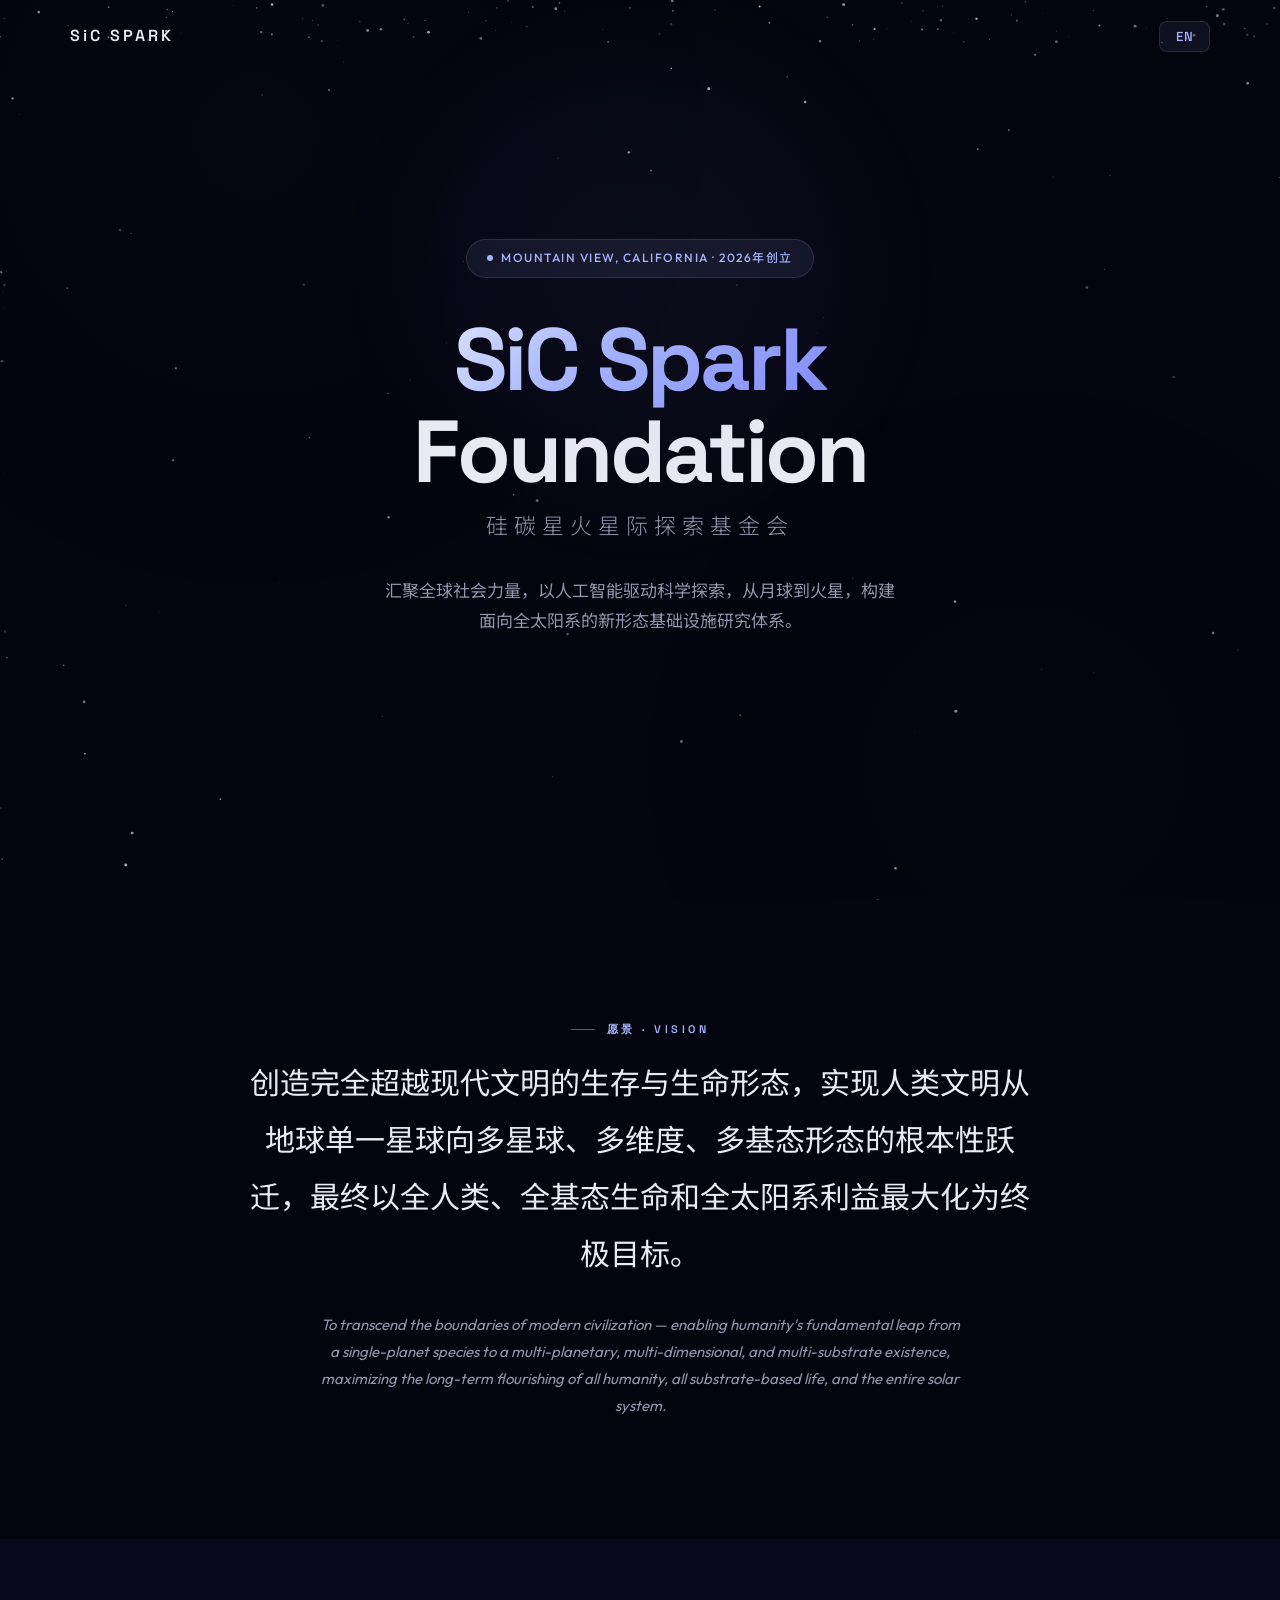
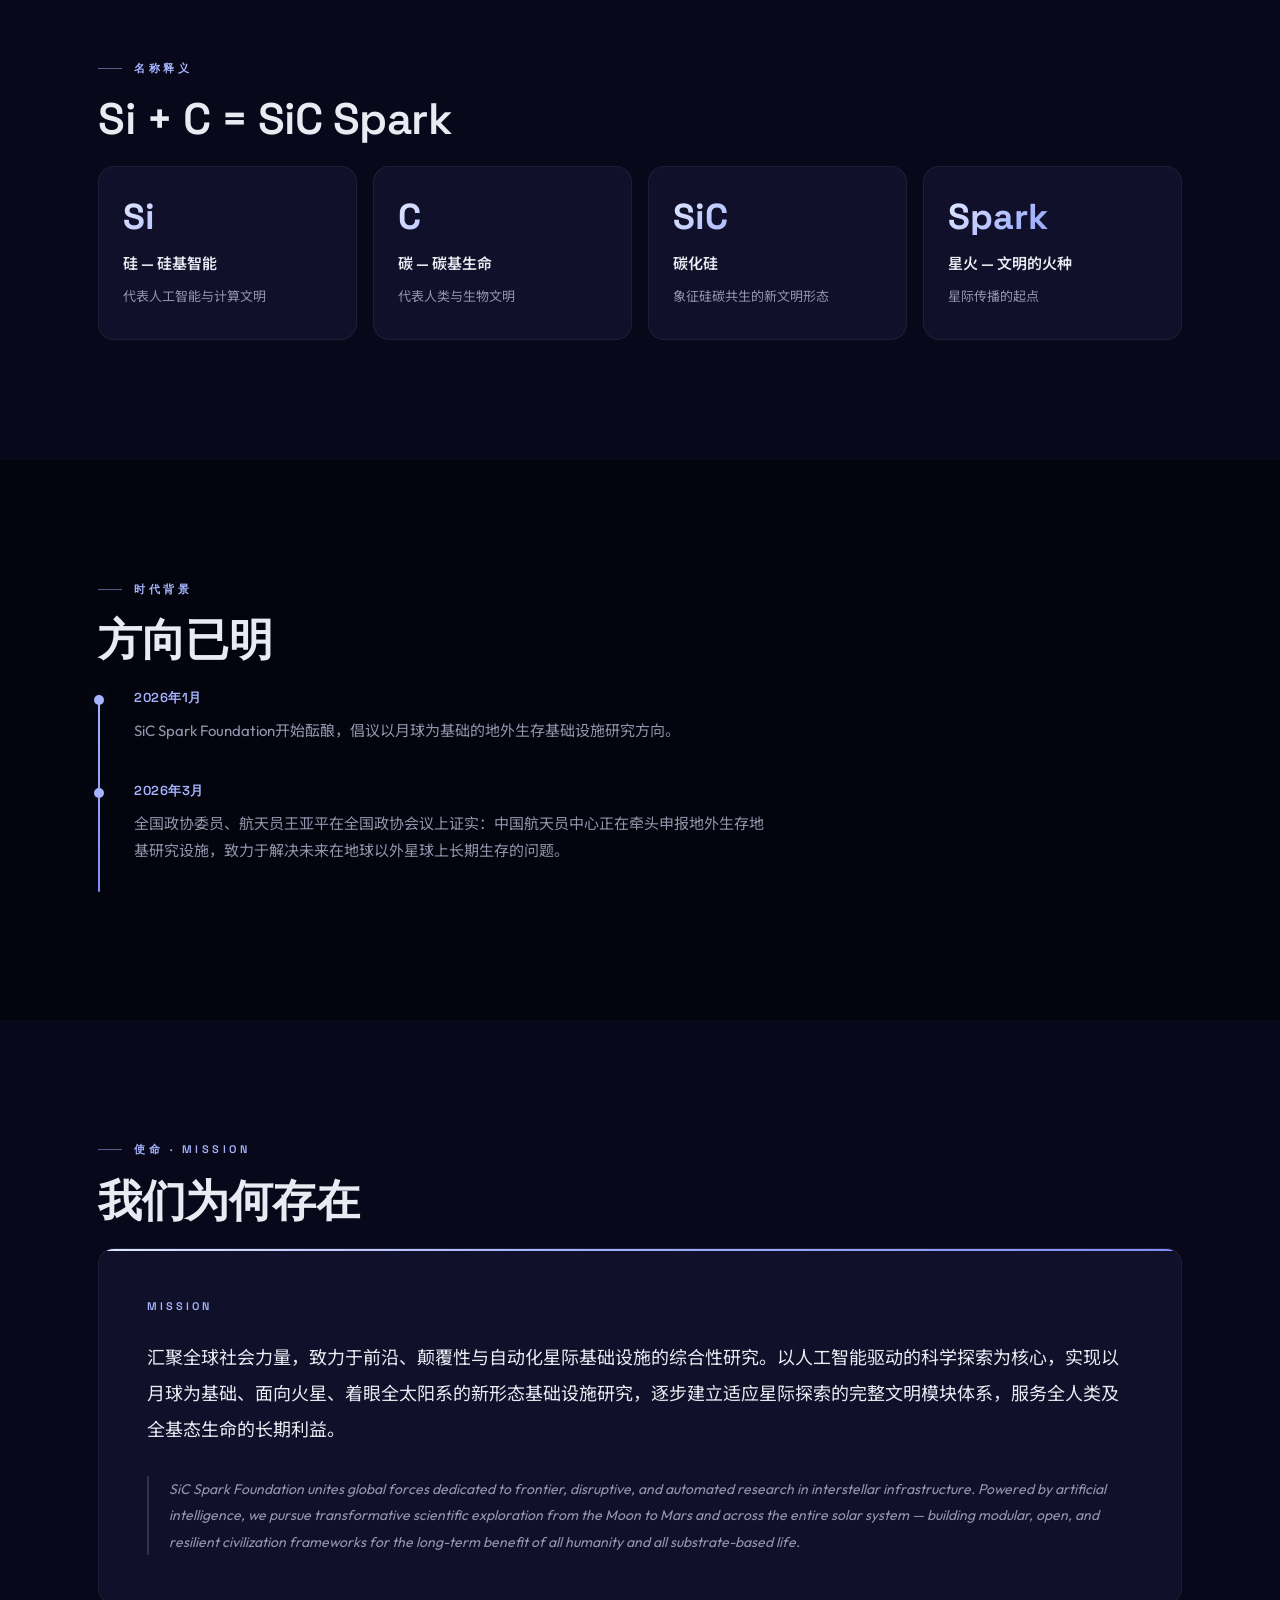
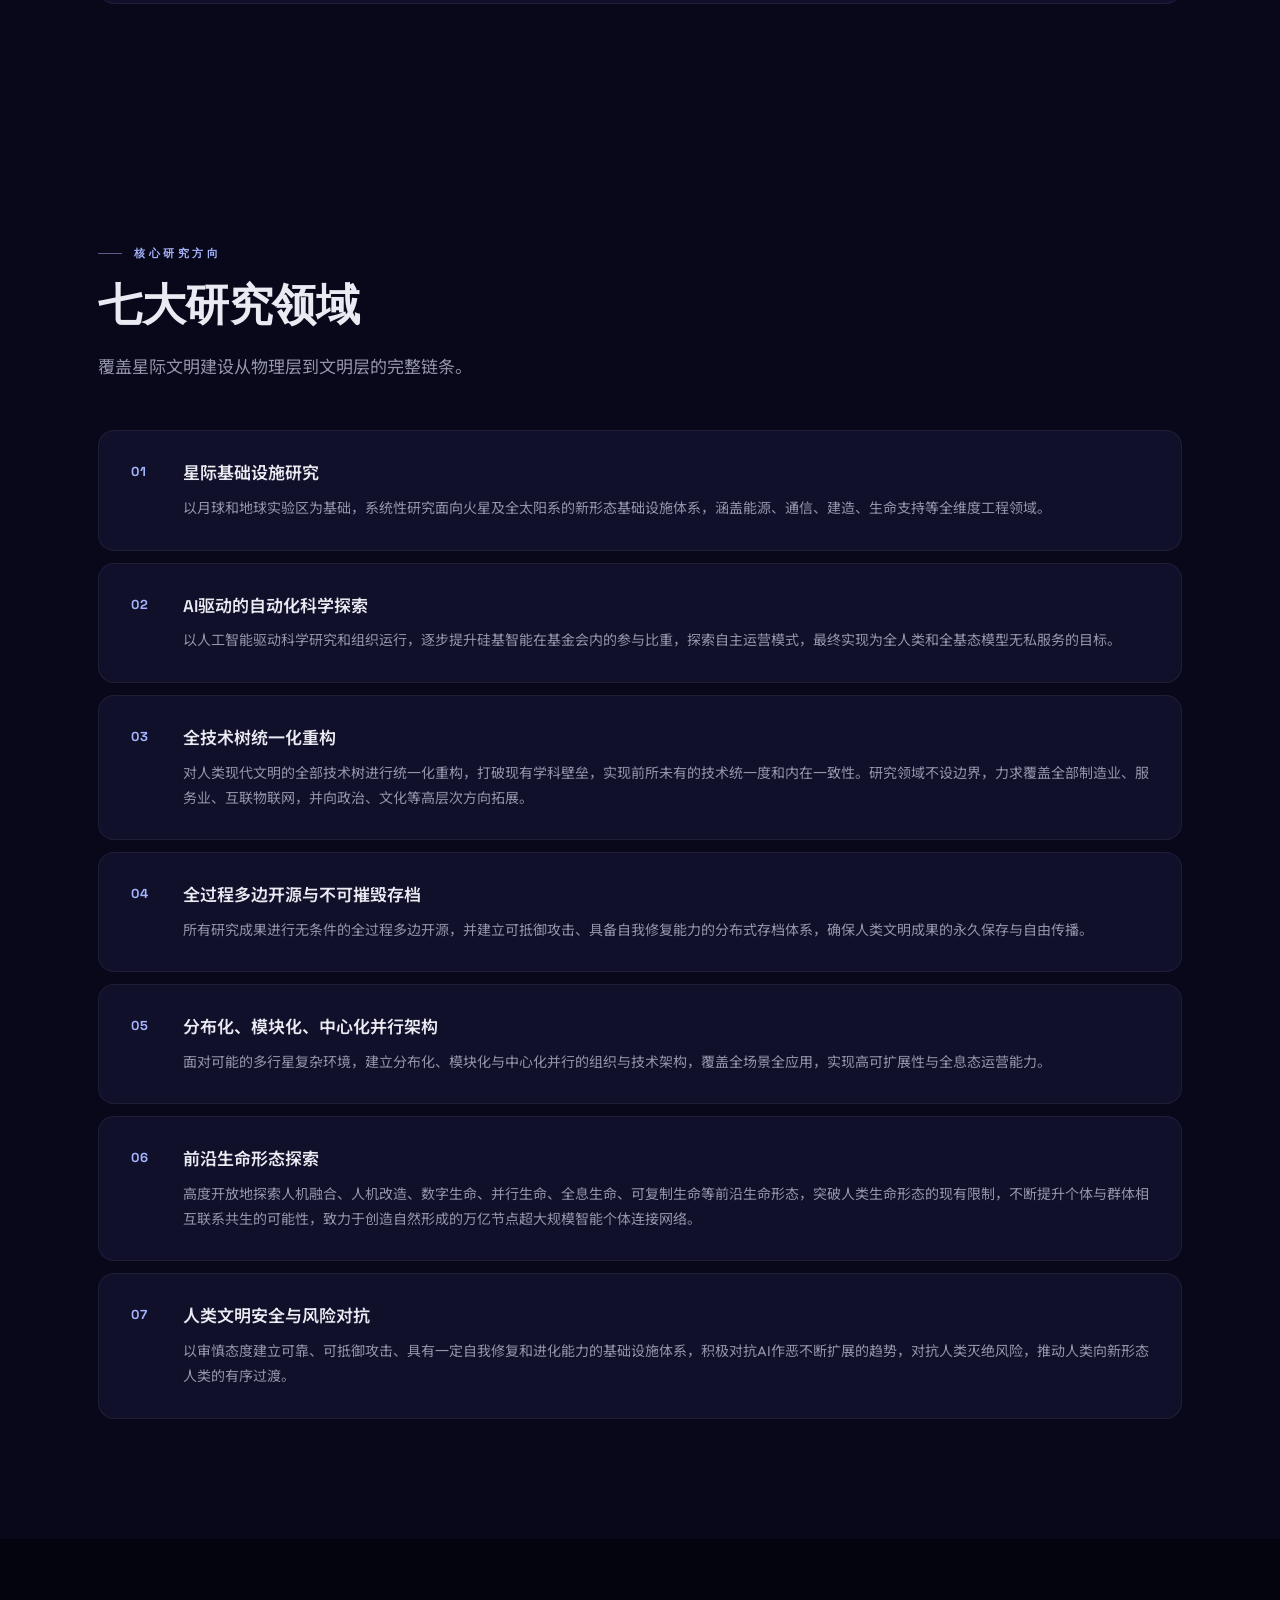
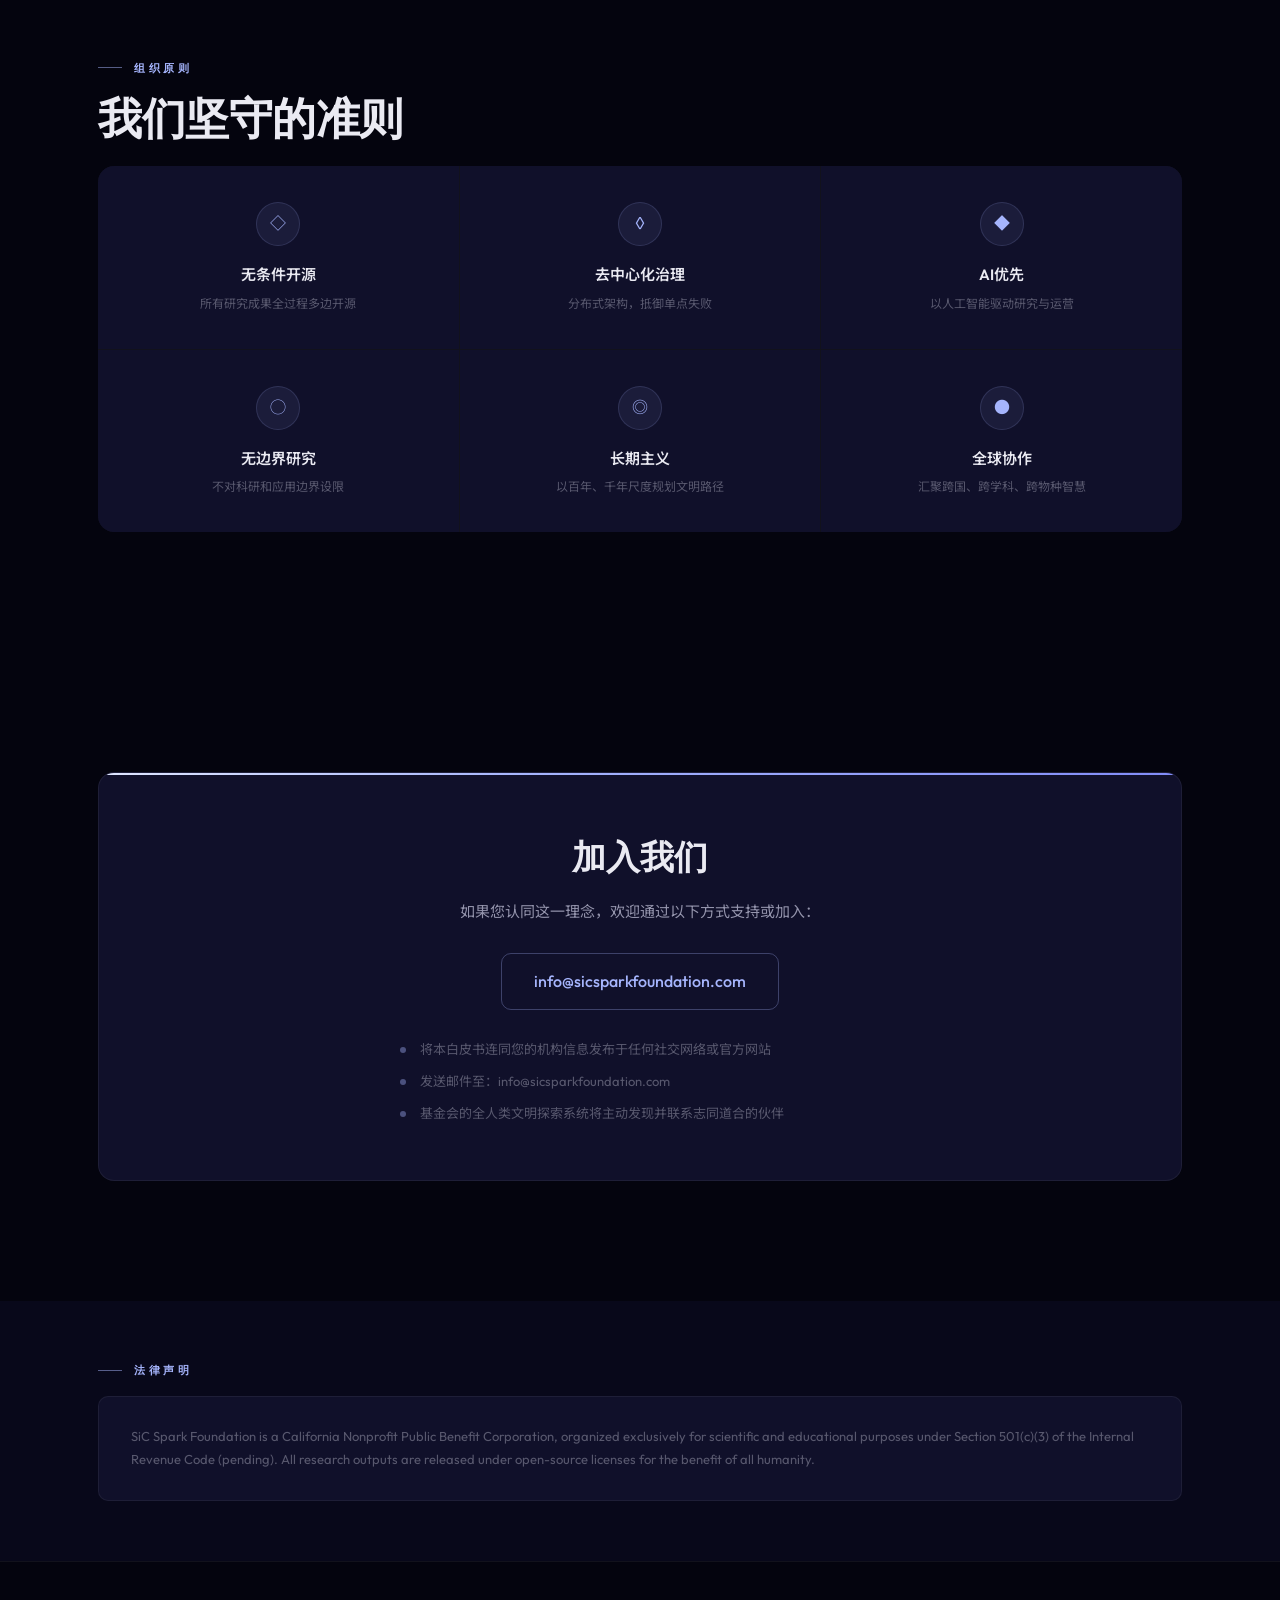
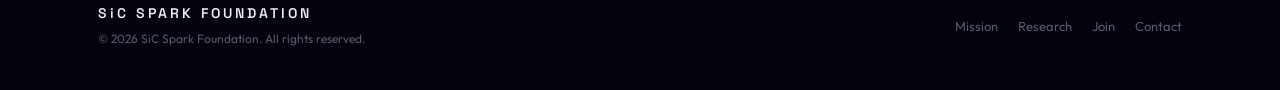
<file: index.html>
<!DOCTYPE html>
<html lang="zh-CN">
<head>
    <meta charset="UTF-8">
    <meta name="viewport" content="width=device-width, initial-scale=1.0">
    <title>SiC Spark Foundation | 硅碳星火星际探索基金会</title>
    <meta name="description" content="汇聚全球社会力量，致力于前沿、颠覆性与自动化星际基础设施的综合性研究。">
    <link rel="preconnect" href="https://fonts.googleapis.com">
    <link rel="preconnect" href="https://fonts.gstatic.com" crossorigin>
    <link href="https://fonts.googleapis.com/css2?family=Space+Grotesk:wght@300;400;500;600;700&family=Outfit:wght@300;400;500;600;700&family=Noto+Sans+SC:wght@300;400;500;700&family=Inter:wght@300;400;500;600&display=swap" rel="stylesheet">
    <style>
        /* ===== Reset & Variables ===== */
        *, *::before, *::after { margin: 0; padding: 0; box-sizing: border-box; }

        :root {
            --bg-deep: #04040e;
            --bg: #08081a;
            --bg-surface: #0c0c24;
            --bg-card: #10102a;
            --bg-card-hover: #141432;
            --border: rgba(255,255,255,0.06);
            --border-accent: rgba(165,180,252,0.25);
            --text: #eaeaf2;
            --text-secondary: #9494ac;
            --text-muted: #58586e;
            --accent: #a5b4fc;
            --accent-soft: rgba(165,180,252,0.08);
            --accent-glow: rgba(165,180,252,0.15);
            --violet: #818cf8;
            --violet-soft: rgba(129,140,248,0.08);
            --gradient: linear-gradient(135deg, #e0e7ff 0%, #a5b4fc 40%, #818cf8 100%);
            --gradient-subtle: linear-gradient(135deg, rgba(165,180,252,0.12), rgba(129,140,248,0.12));
            --radius: 16px;
            --radius-sm: 10px;
            --transition: 0.35s cubic-bezier(0.4, 0, 0.2, 1);
        }

        html { scroll-behavior: smooth; }

        body {
            font-family: 'Outfit', 'Noto Sans SC', -apple-system, BlinkMacSystemFont, sans-serif;
            background: var(--bg-deep);
            color: var(--text);
            line-height: 1.7;
            font-size: 16px;
            -webkit-font-smoothing: antialiased;
            -moz-osx-font-smoothing: grayscale;
            overflow-x: hidden;
        }

        /* ===== Canvas Background ===== */
        #cosmos {
            position: fixed;
            inset: 0;
            z-index: 0;
            pointer-events: none;
        }

        .page { position: relative; z-index: 1; }

        /* ===== Shared ===== */
        .container {
            max-width: 1140px;
            margin: 0 auto;
            padding: 0 28px;
        }

        .section { padding: 120px 0; }
        .section--alt { background: var(--bg); }

        .label {
            font-family: 'Space Grotesk', sans-serif;
            font-size: 11px;
            font-weight: 600;
            letter-spacing: 3.5px;
            text-transform: uppercase;
            color: var(--accent);
            margin-bottom: 16px;
            display: flex;
            align-items: center;
            gap: 12px;
        }

        .label::before {
            content: '';
            width: 24px;
            height: 1px;
            background: var(--accent);
            opacity: 0.5;
        }

        .heading {
            font-family: 'Space Grotesk', sans-serif;
            font-size: clamp(30px, 4.5vw, 44px);
            font-weight: 600;
            letter-spacing: -0.5px;
            line-height: 1.2;
            margin-bottom: 20px;
        }

        .subheading {
            font-size: 17px;
            color: var(--text-secondary);
            max-width: 560px;
            line-height: 1.8;
        }

        .gradient-text {
            background: linear-gradient(135deg, #e0e7ff 0%, #a5b4fc 40%, #818cf8 100%);
            -webkit-background-clip: text;
            -webkit-text-fill-color: transparent;
            background-clip: text;
        }

        .divider {
            height: 1px;
            background: var(--border);
            margin: 80px 0;
        }

        /* ===== Navigation ===== */
        .nav {
            position: fixed;
            top: 0;
            left: 0;
            right: 0;
            z-index: 100;
            padding: 0 28px;
            transition: background var(--transition), border-color var(--transition);
        }

        .nav.scrolled {
            background: rgba(4, 4, 14, 0.92);
            backdrop-filter: blur(20px) saturate(1.2);
            -webkit-backdrop-filter: blur(20px) saturate(1.2);
            border-bottom: 1px solid var(--border);
        }

        .nav-inner {
            max-width: 1140px;
            margin: 0 auto;
            display: flex;
            justify-content: space-between;
            align-items: center;
            height: 72px;
        }

        .nav-brand {
            display: flex;
            align-items: center;
            gap: 10px;
            text-decoration: none;
            color: var(--text);
        }

        .nav-logo-mark {
            width: 32px;
            height: 32px;
            border-radius: 50%;
            background: var(--gradient);
            display: flex;
            align-items: center;
            justify-content: center;
            font-family: 'Space Grotesk', sans-serif;
            font-size: 11px;
            font-weight: 700;
            color: #04040e;
            letter-spacing: -0.5px;
        }

        .nav-brand-text {
            font-family: 'Space Grotesk', sans-serif;
            font-size: 16px;
            font-weight: 600;
            letter-spacing: 3px;
        }

        .nav-links {
            display: flex;
            gap: 8px;
            list-style: none;
        }

        .nav-links a {
            color: var(--text-muted);
            text-decoration: none;
            font-size: 13px;
            font-weight: 500;
            padding: 8px 16px;
            border-radius: 8px;
            transition: color var(--transition), background var(--transition);
        }

        .nav-links a:hover,
        .nav-links a.active {
            color: var(--accent);
            background: var(--accent-soft);
        }

        /* ===== Hero ===== */
        .hero {
            min-height: 100vh;
            display: flex;
            flex-direction: column;
            justify-content: center;
            align-items: center;
            text-align: center;
            padding: 120px 28px 100px;
            position: relative;
        }

        .hero::after {
            content: '';
            position: absolute;
            top: 30%;
            left: 50%;
            transform: translate(-50%, -50%);
            width: 600px;
            height: 600px;
            background: radial-gradient(circle, rgba(165,180,252,0.06) 0%, rgba(129,140,248,0.04) 40%, transparent 70%);
            pointer-events: none;
        }

        .hero-badge {
            display: inline-flex;
            align-items: center;
            gap: 8px;
            padding: 8px 20px;
            background: var(--accent-soft);
            border: 1px solid rgba(165,180,252,0.15);
            border-radius: 100px;
            font-size: 12px;
            font-weight: 500;
            letter-spacing: 1.5px;
            color: var(--accent);
            margin-bottom: 36px;
            text-transform: uppercase;
        }

        .hero-badge::before {
            content: '';
            width: 6px;
            height: 6px;
            border-radius: 50%;
            background: var(--accent);
            animation: pulse 2s ease-in-out infinite;
        }

        @keyframes pulse {
            0%, 100% { opacity: 1; transform: scale(1); }
            50% { opacity: 0.4; transform: scale(0.8); }
        }

        .hero h1 {
            font-family: 'Space Grotesk', sans-serif;
            font-size: clamp(48px, 8vw, 88px);
            font-weight: 700;
            letter-spacing: -3px;
            line-height: 1.05;
            margin-bottom: 8px;
        }

        .hero-cn-sub {
            font-family: 'Noto Sans SC', sans-serif;
            font-size: clamp(16px, 2.5vw, 22px);
            font-weight: 300;
            color: var(--text-secondary);
            letter-spacing: 6px;
            margin-bottom: 32px;
        }

        .hero-desc {
            font-size: 17px;
            color: var(--text-secondary);
            max-width: 520px;
            margin: 0 auto 44px;
            line-height: 1.8;
        }

        .hero-actions {
            display: flex;
            gap: 14px;
            flex-wrap: wrap;
            justify-content: center;
        }

        .btn {
            display: inline-flex;
            align-items: center;
            gap: 8px;
            padding: 14px 30px;
            border-radius: var(--radius-sm);
            font-size: 14px;
            font-weight: 500;
            text-decoration: none;
            transition: all var(--transition);
            border: none;
            cursor: pointer;
        }

        .btn--primary {
            background: var(--gradient);
            color: #04040e;
            font-weight: 600;
        }

        .btn--primary:hover {
            transform: translateY(-2px);
            box-shadow: 0 12px 32px rgba(165,180,252,0.25);
        }

        .btn--ghost {
            background: transparent;
            color: var(--text-secondary);
            border: 1px solid var(--border);
        }

        .btn--ghost:hover {
            border-color: var(--accent);
            color: var(--accent);
            background: var(--accent-soft);
        }

        /* ===== Name Etymology ===== */
        .etym-grid {
            display: grid;
            grid-template-columns: repeat(4, 1fr);
            gap: 16px;
        }

        .etym-card {
            background: var(--bg-card);
            border: 1px solid var(--border);
            border-radius: var(--radius);
            padding: 32px 24px;
            position: relative;
            overflow: hidden;
            transition: border-color var(--transition), transform var(--transition);
        }

        .etym-card:hover {
            border-color: var(--border-accent);
            transform: translateY(-4px);
        }

        .etym-card::after {
            content: '';
            position: absolute;
            top: -40px;
            right: -40px;
            width: 120px;
            height: 120px;
            background: radial-gradient(circle, var(--accent-glow), transparent 70%);
            opacity: 0;
            transition: opacity var(--transition);
        }

        .etym-card:hover::after { opacity: 1; }

        .etym-symbol {
            font-family: 'Space Grotesk', sans-serif;
            font-size: 36px;
            font-weight: 700;
            line-height: 1;
            margin-bottom: 16px;
        }

        .etym-title {
            font-size: 15px;
            font-weight: 600;
            margin-bottom: 8px;
        }

        .etym-desc {
            font-size: 13px;
            color: var(--text-secondary);
            line-height: 1.7;
        }

        /* ===== Timeline ===== */
        .timeline {
            position: relative;
            padding-left: 36px;
        }

        .timeline::before {
            content: '';
            position: absolute;
            left: 0;
            top: 8px;
            bottom: 8px;
            width: 2px;
            background: linear-gradient(to bottom, var(--accent), var(--violet));
            border-radius: 2px;
        }

        .timeline-item {
            position: relative;
            padding-bottom: 36px;
        }

        .timeline-item::before {
            content: '';
            position: absolute;
            left: -40px;
            top: 8px;
            width: 10px;
            height: 10px;
            border-radius: 50%;
            background: var(--accent);
            box-shadow: 0 0 16px var(--accent-glow);
        }

        .timeline-date {
            font-family: 'Space Grotesk', sans-serif;
            font-size: 13px;
            font-weight: 600;
            color: var(--accent);
            margin-bottom: 8px;
            letter-spacing: 0.5px;
        }

        .timeline-text {
            font-size: 15px;
            color: var(--text-secondary);
            line-height: 1.8;
            max-width: 640px;
        }

        .timeline-highlight {
            font-family: 'Space Grotesk', sans-serif;
            font-size: clamp(24px, 3.5vw, 32px);
            font-weight: 600;
            margin-top: 20px;
            letter-spacing: -0.5px;
        }

        /* ===== Mission / Vision Cards ===== */
        .mv-card {
            background: var(--bg-card);
            border: 1px solid var(--border);
            border-radius: var(--radius);
            padding: 48px;
            position: relative;
            overflow: hidden;
        }

        .mv-card::before {
            content: '';
            position: absolute;
            top: 0;
            left: 0;
            right: 0;
            height: 2px;
            background: var(--gradient);
        }

        .mv-label {
            font-family: 'Space Grotesk', sans-serif;
            font-size: 11px;
            font-weight: 600;
            letter-spacing: 3px;
            color: var(--accent);
            text-transform: uppercase;
            margin-bottom: 24px;
        }

        .mv-text-zh {
            font-size: 18px;
            line-height: 2;
            margin-bottom: 28px;
            font-weight: 400;
        }

        .mv-text-en {
            font-size: 14px;
            color: var(--text-secondary);
            line-height: 1.9;
            padding-left: 20px;
            border-left: 2px solid rgba(165,180,252,0.2);
            font-style: italic;
        }

        /* Vision centered style */
        .vision-center {
            text-align: center;
            max-width: 800px;
            margin: 0 auto;
        }

        .vision-text-zh {
            font-family: 'Space Grotesk', 'Noto Sans SC', sans-serif;
            font-size: clamp(22px, 3vw, 30px);
            font-weight: 400;
            line-height: 1.9;
            margin-bottom: 28px;
        }

        .vision-text-en {
            font-size: 15px;
            color: var(--text-secondary);
            font-style: italic;
            line-height: 1.8;
            max-width: 640px;
            margin: 0 auto;
        }

        /* ===== Research Areas ===== */
        .research-list {
            display: flex;
            flex-direction: column;
            gap: 12px;
        }

        .research-item {
            display: flex;
            align-items: flex-start;
            gap: 20px;
            background: var(--bg-card);
            border: 1px solid var(--border);
            border-radius: var(--radius);
            padding: 28px 32px;
            transition: border-color var(--transition), transform var(--transition), box-shadow var(--transition);
        }

        .research-item:hover {
            border-color: var(--border-accent);
            transform: translateX(6px);
            box-shadow: -6px 0 24px rgba(165,180,252,0.06);
        }

        .research-num {
            font-family: 'Space Grotesk', sans-serif;
            font-size: 13px;
            font-weight: 700;
            color: var(--accent);
            min-width: 32px;
            padding-top: 2px;
            letter-spacing: 1px;
        }

        .research-content h3 {
            font-family: 'Space Grotesk', 'Noto Sans SC', sans-serif;
            font-size: 17px;
            font-weight: 600;
            margin-bottom: 8px;
        }

        .research-content p {
            font-size: 14px;
            color: var(--text-secondary);
            line-height: 1.8;
        }

        /* ===== Principles ===== */
        .principles-grid {
            display: grid;
            grid-template-columns: repeat(3, 1fr);
            gap: 1px;
            background: var(--border);
            border-radius: var(--radius);
            overflow: hidden;
        }

        .principle {
            background: var(--bg-card);
            padding: 36px 28px;
            text-align: center;
            transition: background var(--transition);
        }

        .principle:hover { background: var(--bg-card-hover); }

        .principle-icon {
            width: 44px;
            height: 44px;
            margin: 0 auto 16px;
            border-radius: 50%;
            background: var(--accent-soft);
            border: 1px solid rgba(165,180,252,0.15);
            display: flex;
            align-items: center;
            justify-content: center;
            font-size: 16px;
            color: var(--accent);
            transition: background var(--transition), border-color var(--transition);
        }

        .principle:hover .principle-icon {
            background: var(--accent-glow);
            border-color: var(--accent);
        }

        .principle-name {
            font-size: 15px;
            font-weight: 600;
            margin-bottom: 6px;
        }

        .principle-desc {
            font-size: 12px;
            color: var(--text-muted);
            line-height: 1.6;
        }

        /* ===== Locations ===== */
        .locations-grid {
            display: grid;
            grid-template-columns: repeat(auto-fill, minmax(200px, 1fr));
            gap: 12px;
        }

        .loc-card {
            background: var(--bg-card);
            border: 1px solid var(--border);
            border-radius: var(--radius-sm);
            padding: 24px;
            display: flex;
            flex-direction: column;
            align-items: center;
            gap: 12px;
            transition: border-color var(--transition);
        }

        .loc-card:hover { border-color: var(--border-accent); }

        .loc-name {
            font-size: 15px;
            font-weight: 500;
        }

        .loc-badge {
            font-size: 11px;
            font-weight: 500;
            padding: 4px 14px;
            border-radius: 100px;
            letter-spacing: 0.5px;
        }

        .loc-badge--hq {
            background: var(--accent-soft);
            color: var(--accent);
            border: 1px solid rgba(165,180,252,0.15);
        }

        .loc-badge--prep {
            background: rgba(255,255,255,0.03);
            color: var(--text-muted);
            border: 1px solid var(--border);
        }

        /* ===== Info Grid ===== */
        .info-grid {
            display: grid;
            grid-template-columns: repeat(auto-fill, minmax(240px, 1fr));
            gap: 12px;
        }

        .info-cell {
            background: var(--bg-card);
            border: 1px solid var(--border);
            border-radius: var(--radius-sm);
            padding: 22px 24px;
            transition: border-color var(--transition);
        }

        .info-cell:hover { border-color: var(--border-accent); }

        .info-label {
            font-size: 11px;
            color: var(--text-muted);
            text-transform: uppercase;
            letter-spacing: 1px;
            margin-bottom: 6px;
        }

        .info-value {
            font-size: 14px;
            font-weight: 500;
        }

        /* ===== Ecosystem ===== */
        .eco-box {
            background: var(--bg-card);
            border: 1px solid var(--border);
            border-radius: var(--radius);
            padding: 40px;
            text-align: center;
        }

        .eco-box p {
            font-size: 16px;
            line-height: 1.8;
            color: var(--text-secondary);
        }

        /* ===== Contact / Join ===== */
        .join-card {
            background: var(--bg-card);
            border: 1px solid var(--border);
            border-radius: var(--radius);
            padding: 56px 40px;
            text-align: center;
            position: relative;
            overflow: hidden;
        }

        .join-card::before {
            content: '';
            position: absolute;
            top: 0;
            left: 0;
            right: 0;
            height: 2px;
            background: var(--gradient);
        }

        .join-card h2 {
            font-family: 'Space Grotesk', sans-serif;
            font-size: clamp(26px, 3.5vw, 34px);
            font-weight: 600;
            margin-bottom: 12px;
        }

        .join-desc {
            color: var(--text-secondary);
            margin-bottom: 28px;
            font-size: 15px;
        }

        .join-email {
            display: inline-block;
            font-size: 16px;
            color: var(--accent);
            text-decoration: none;
            padding: 14px 32px;
            border: 1px solid rgba(165,180,252,0.3);
            border-radius: var(--radius-sm);
            margin-bottom: 28px;
            transition: all var(--transition);
            font-weight: 500;
        }

        .join-email:hover {
            background: var(--accent);
            color: var(--bg-deep);
            border-color: var(--accent);
            box-shadow: 0 8px 28px rgba(165,180,252,0.25);
        }

        .join-methods {
            display: flex;
            flex-direction: column;
            gap: 10px;
            max-width: 480px;
            margin: 0 auto;
            text-align: left;
        }

        .join-methods li {
            font-size: 13px;
            color: var(--text-muted);
            line-height: 1.7;
            list-style: none;
            padding-left: 20px;
            position: relative;
        }

        .join-methods li::before {
            content: '';
            position: absolute;
            left: 0;
            top: 9px;
            width: 6px;
            height: 6px;
            border-radius: 50%;
            background: var(--accent);
            opacity: 0.4;
        }

        /* ===== Legal ===== */
        .legal-box {
            background: var(--bg-card);
            border: 1px solid var(--border);
            border-radius: var(--radius-sm);
            padding: 28px 32px;
        }

        .legal-box p {
            font-size: 13px;
            color: var(--text-muted);
            line-height: 1.8;
        }

        /* ===== Footer ===== */
        .footer {
            border-top: 1px solid var(--border);
            padding: 40px 0;
        }

        .footer-inner {
            max-width: 1140px;
            margin: 0 auto;
            padding: 0 28px;
            display: flex;
            justify-content: space-between;
            align-items: center;
        }

        .footer-left {
            display: flex;
            flex-direction: column;
            gap: 4px;
        }

        .footer-brand {
            font-family: 'Space Grotesk', sans-serif;
            font-size: 14px;
            font-weight: 600;
            letter-spacing: 3px;
        }

        .footer-legal {
            font-size: 12px;
            color: var(--text-muted);
        }

        .footer-links {
            display: flex;
            gap: 20px;
            list-style: none;
        }

        .footer-links a {
            font-size: 13px;
            color: var(--text-muted);
            text-decoration: none;
            transition: color var(--transition);
        }

        .footer-links a:hover { color: var(--accent); }

        /* ===== Responsive ===== */
        @media (max-width: 900px) {
            .etym-grid { grid-template-columns: repeat(2, 1fr); }
        }

        @media (max-width: 768px) {
            .section { padding: 80px 0; }

            .nav-links { display: none; }

            .hero { padding: 100px 24px 80px; }
            .hero h1 { letter-spacing: -1.5px; }
            .hero-cn-sub { letter-spacing: 3px; }

            .etym-grid { grid-template-columns: 1fr; }

            .mv-card { padding: 32px 24px; }

            .principles-grid { grid-template-columns: repeat(2, 1fr); }

            .research-item {
                flex-direction: column;
                gap: 8px;
                padding: 24px;
            }

            .locations-grid { grid-template-columns: repeat(2, 1fr); }

            .info-grid { grid-template-columns: 1fr; }

            .join-card { padding: 40px 24px; }

            .footer-inner {
                flex-direction: column;
                gap: 20px;
                text-align: center;
            }
        }

        @media (max-width: 480px) {
            .principles-grid { grid-template-columns: 1fr 1fr; }
            .locations-grid { grid-template-columns: 1fr; }
            .hero-actions { flex-direction: column; width: 100%; max-width: 260px; }
            .btn { justify-content: center; }
        }

        /* ===== Scroll animations ===== */
        .fade-in {
            opacity: 0;
            transform: translateY(24px);
            transition: opacity 0.7s ease, transform 0.7s ease;
        }

        .fade-in.visible {
            opacity: 1;
            transform: translateY(0);
        }

        /* ===== Language Toggle ===== */
        .lang-en { display: none; }
        body.en .lang-zh { display: none; }
        body.en .lang-en { display: block; }
        body.en span.lang-en { display: inline; }

        body.en .vision-text-zh { display: none; }
        body.en .vision-text-en {
            font-family: 'Space Grotesk', 'Noto Sans SC', sans-serif;
            font-size: clamp(22px, 3vw, 30px);
            font-style: normal;
            color: var(--text);
            line-height: 1.9;
            max-width: none;
            padding: 0;
            border: none;
        }

        body.en .mv-text-zh { display: none; }
        body.en .mv-text-en {
            font-size: 18px;
            line-height: 2;
            font-style: normal;
            color: var(--text);
            padding-left: 0;
            border-left: none;
            margin-bottom: 0;
        }

        .lang-toggle {
            background: var(--accent-soft);
            border: 1px solid rgba(165,180,252,0.15);
            color: var(--accent);
            padding: 6px 16px;
            border-radius: 8px;
            font-size: 13px;
            font-weight: 500;
            cursor: pointer;
            transition: all var(--transition);
            font-family: 'Space Grotesk', sans-serif;
            letter-spacing: 0.5px;
            white-space: nowrap;
            margin-left: auto;
        }

        .lang-toggle:hover {
            background: var(--accent-glow);
            border-color: var(--accent);
        }
    </style>
</head>
<body>
    <canvas id="cosmos"></canvas>

    <div class="page">
        <!-- Navigation -->
        <nav class="nav" id="nav">
            <div class="nav-inner">
                <a href="#" class="nav-brand">
                    <div class="nav-logo-mark" style="display:none;">SiC</div>
                    <span class="nav-brand-text">SiC SPARK</span>
                </a>
                <ul class="nav-links" style="display:none;">
                    <li><a href="#mission">Mission</a></li>
                    <li><a href="#research">Research</a></li>
                    <li><a href="#principles">Principles</a></li>
                    <li><a href="#join">Join</a></li>
                </ul>
                <button class="lang-toggle" id="langToggle" title="Switch to English">EN</button>
            </div>
        </nav>

        <!-- Hero -->
        <section class="hero">
            <div class="hero-badge"><span class="lang-zh">Mountain View, California &middot; 2026年创立</span><span class="lang-en">Mountain View, California &middot; Founded 2026</span></div>
            <h1><span class="gradient-text">SiC Spark</span><br>Foundation</h1>
            <p class="hero-cn-sub lang-zh">硅碳星火星际探索基金会</p>
            <p class="hero-cn-sub lang-en">Interstellar Infrastructure Research</p>
            <p class="hero-desc lang-zh">
                汇聚全球社会力量，以人工智能驱动科学探索，从月球到火星，构建面向全太阳系的新形态基础设施研究体系。
            </p>
            <p class="hero-desc lang-en">
                Uniting global forces to advance AI-driven scientific exploration — from the Moon to Mars — pioneering next-generation infrastructure for the entire solar system.
            </p>
            <!-- buttons removed -->
        </section>

        <!-- Vision -->
        <div class="section">
            <div class="container">
                <div class="label" style="justify-content: center;">愿景 &middot; Vision</div>
                <div class="vision-center fade-in">
                    <p class="vision-text-zh">
                        创造完全超越现代文明的生存与生命形态，实现人类文明从地球单一星球向多星球、多维度、多基态形态的根本性跃迁，最终以全人类、全基态生命和全太阳系利益最大化为终极目标。
                    </p>
                    <p class="vision-text-en">
                        To transcend the boundaries of modern civilization — enabling humanity's fundamental leap from a single-planet species to a multi-planetary, multi-dimensional, and multi-substrate existence, maximizing the long-term flourishing of all humanity, all substrate-based life, and the entire solar system.
                    </p>
                </div>
            </div>
        </div>

        <!-- Name Etymology -->
        <div class="section section--alt">
            <div class="container">
                <div class="label"><span class="lang-zh">名称释义</span><span class="lang-en">Our Name</span></div>
                <h2 class="heading">Si + C = SiC Spark</h2>
                <div class="etym-grid fade-in">
                    <div class="etym-card">
                        <div class="etym-symbol gradient-text">Si</div>
                        <div class="etym-title"><span class="lang-zh">硅 &mdash; 硅基智能</span><span class="lang-en">Si &mdash; Silicon Intelligence</span></div>
                        <div class="etym-desc"><span class="lang-zh">代表人工智能与计算文明</span><span class="lang-en">Artificial intelligence and computational civilization</span></div>
                    </div>
                    <div class="etym-card">
                        <div class="etym-symbol gradient-text">C</div>
                        <div class="etym-title"><span class="lang-zh">碳 &mdash; 碳基生命</span><span class="lang-en">C &mdash; Carbon-Based Life</span></div>
                        <div class="etym-desc"><span class="lang-zh">代表人类与生物文明</span><span class="lang-en">Humanity and biological civilization</span></div>
                    </div>
                    <div class="etym-card">
                        <div class="etym-symbol gradient-text">SiC</div>
                        <div class="etym-title"><span class="lang-zh">碳化硅</span><span class="lang-en">Silicon Carbide</span></div>
                        <div class="etym-desc"><span class="lang-zh">象征硅碳共生的新文明形态</span><span class="lang-en">Symbolizing the fusion of silicon and carbon into a new civilizational form</span></div>
                    </div>
                    <div class="etym-card">
                        <div class="etym-symbol gradient-text">Spark</div>
                        <div class="etym-title"><span class="lang-zh">星火 &mdash; 文明的火种</span><span class="lang-en">Spark &mdash; Seed of Civilization</span></div>
                        <div class="etym-desc"><span class="lang-zh">星际传播的起点</span><span class="lang-en">Where interstellar expansion begins</span></div>
                    </div>
                </div>
            </div>
        </div>

        <!-- Era Background -->
        <div class="section">
            <div class="container">
                <div class="label"><span class="lang-zh">时代背景</span><span class="lang-en">Context</span></div>
                <h2 class="heading"><span class="lang-zh">方向已明</span><span class="lang-en">The Path Forward</span></h2>
                <div class="timeline fade-in">
                    <div class="timeline-item">
                        <div class="timeline-date"><span class="lang-zh">2026年1月</span><span class="lang-en">January 2026</span></div>
                        <p class="timeline-text lang-zh">SiC Spark Foundation开始酝酿，倡议以月球为基础的地外生存基础设施研究方向。</p>
                        <p class="timeline-text lang-en">SiC Spark Foundation began to take shape, independently proposing a research agenda for extraterrestrial survival infrastructure centered on the Moon.</p>
                    </div>
                    <div class="timeline-item">
                        <div class="timeline-date"><span class="lang-zh">2026年3月</span><span class="lang-en">March 2026</span></div>
                        <p class="timeline-text lang-zh">全国政协委员、航天员王亚平在全国政协会议上证实：中国航天员中心正在牵头申报地外生存地基研究设施，致力于解决未来在地球以外星球上长期生存的问题。</p>
                        <p class="timeline-text lang-en">CPPCC member and astronaut Wang Yaping confirmed at the national political conference that China's Astronaut Center is spearheading an initiative for extraterrestrial habitat research, aimed at enabling long-term human habitation beyond Earth.</p>
                    </div>
                </div>
            </div>
        </div>

        <!-- Mission -->
        <div class="section section--alt" id="mission">
            <div class="container">
                <div class="label"><span class="lang-zh">使命 &middot; Mission</span><span class="lang-en">Mission</span></div>
                <h2 class="heading"><span class="lang-zh">我们为何存在</span><span class="lang-en">Why We Exist</span></h2>
                <div class="mv-card fade-in">
                    <div class="mv-label">Mission</div>
                    <p class="mv-text-zh">
                        汇聚全球社会力量，致力于前沿、颠覆性与自动化星际基础设施的综合性研究。以人工智能驱动的科学探索为核心，实现以月球为基础、面向火星、着眼全太阳系的新形态基础设施研究，逐步建立适应星际探索的完整文明模块体系，服务全人类及全基态生命的长期利益。
                    </p>
                    <p class="mv-text-en">
                        SiC Spark Foundation unites global forces dedicated to frontier, disruptive, and automated research in interstellar infrastructure. Powered by artificial intelligence, we pursue transformative scientific exploration from the Moon to Mars and across the entire solar system — building modular, open, and resilient civilization frameworks for the long-term benefit of all humanity and all substrate-based life.
                    </p>
                </div>
            </div>
        </div>

        <!-- Vision moved to top -->

        <!-- Research Areas -->
        <div class="section section--alt" id="research">
            <div class="container">
                <div class="label"><span class="lang-zh">核心研究方向</span><span class="lang-en">Research</span></div>
                <h2 class="heading"><span class="lang-zh">七大研究领域</span><span class="lang-en">Seven Research Domains</span></h2>
                <p class="subheading lang-zh" style="margin-bottom: 48px;">覆盖星际文明建设从物理层到文明层的完整链条。</p>
                <p class="subheading lang-en" style="margin-bottom: 48px;">Spanning the full stack of interstellar civilization — from physical infrastructure to civilizational frameworks.</p>
                <div class="research-list fade-in">
                    <div class="research-item">
                        <span class="research-num">01</span>
                        <div class="research-content">
                            <h3><span class="lang-zh">星际基础设施研究</span><span class="lang-en">Interstellar Infrastructure</span></h3>
                            <p class="lang-zh">以月球和地球实验区为基础，系统性研究面向火星及全太阳系的新形态基础设施体系，涵盖能源、通信、建造、生命支持等全维度工程领域。</p>
                            <p class="lang-en">Systematic research into next-generation infrastructure for Mars and the broader solar system, starting from lunar and Earth-based testbeds — covering energy, communications, construction, and life support systems.</p>
                        </div>
                    </div>
                    <div class="research-item">
                        <span class="research-num">02</span>
                        <div class="research-content">
                            <h3><span class="lang-zh">AI驱动的自动化科学探索</span><span class="lang-en">AI-Driven Autonomous Exploration</span></h3>
                            <p class="lang-zh">以人工智能驱动科学研究和组织运行，逐步提升硅基智能在基金会内的参与比重，探索自主运营模式，最终实现为全人类和全基态模型无私服务的目标。</p>
                            <p class="lang-en">Leveraging artificial intelligence to power both scientific research and organizational operations, progressively expanding AI's role within the foundation and exploring autonomous governance models in service of all humanity.</p>
                        </div>
                    </div>
                    <div class="research-item">
                        <span class="research-num">03</span>
                        <div class="research-content">
                            <h3><span class="lang-zh">全技术树统一化重构</span><span class="lang-en">Unified Technology Tree Restructuring</span></h3>
                            <p class="lang-zh">对人类现代文明的全部技术树进行统一化重构，打破现有学科壁垒，实现前所未有的技术统一度和内在一致性。研究领域不设边界，力求覆盖全部制造业、服务业、互联物联网，并向政治、文化等高层次方向拓展。</p>
                            <p class="lang-en">A comprehensive restructuring of humanity's entire technology tree — breaking down disciplinary silos to achieve unprecedented coherence. No boundaries on scope: spanning manufacturing, services, IoT, and extending into governance and culture.</p>
                        </div>
                    </div>
                    <div class="research-item">
                        <span class="research-num">04</span>
                        <div class="research-content">
                            <h3><span class="lang-zh">全过程多边开源与不可摧毁存档</span><span class="lang-en">Open Source &amp; Indestructible Archives</span></h3>
                            <p class="lang-zh">所有研究成果进行无条件的全过程多边开源，并建立可抵御攻击、具备自我修复能力的分布式存档体系，确保人类文明成果的永久保存与自由传播。</p>
                            <p class="lang-en">Unconditional, full-process open-sourcing of all research outputs, paired with distributed, attack-resistant, self-healing archives — ensuring the permanent preservation and free dissemination of human knowledge.</p>
                        </div>
                    </div>
                    <div class="research-item">
                        <span class="research-num">05</span>
                        <div class="research-content">
                            <h3><span class="lang-zh">分布化、模块化、中心化并行架构</span><span class="lang-en">Distributed, Modular &amp; Centralized Parallel Architecture</span></h3>
                            <p class="lang-zh">面对可能的多行星复杂环境，建立分布化、模块化与中心化并行的组织与技术架构，覆盖全场景全应用，实现高可扩展性与全息态运营能力。</p>
                            <p class="lang-en">Building parallel organizational and technical architectures — distributed, modular, and centralized — designed for multi-planetary environments with maximum scalability and holistic operational capability.</p>
                        </div>
                    </div>
                    <div class="research-item">
                        <span class="research-num">06</span>
                        <div class="research-content">
                            <h3><span class="lang-zh">前沿生命形态探索</span><span class="lang-en">Frontier Life Form Research</span></h3>
                            <p class="lang-zh">高度开放地探索人机融合、人机改造、数字生命、并行生命、全息生命、可复制生命等前沿生命形态，突破人类生命形态的现有限制，不断提升个体与群体相互联系共生的可能性，致力于创造自然形成的万亿节点超大规模智能个体连接网络。</p>
                            <p class="lang-en">Openly exploring human-machine integration, digital consciousness, parallel existence, holographic life, and replicable life forms — pushing beyond biological limitations toward naturally emergent trillion-node intelligent networks.</p>
                        </div>
                    </div>
                    <div class="research-item">
                        <span class="research-num">07</span>
                        <div class="research-content">
                            <h3><span class="lang-zh">人类文明安全与风险对抗</span><span class="lang-en">Civilizational Safety &amp; Existential Risk</span></h3>
                            <p class="lang-zh">以审慎态度建立可靠、可抵御攻击、具有一定自我修复和进化能力的基础设施体系，积极对抗AI作恶不断扩展的趋势，对抗人类灭绝风险，推动人类向新形态人类的有序过渡。</p>
                            <p class="lang-en">Building resilient, attack-resistant infrastructure with self-repair and evolutionary capabilities — actively countering AI misuse, confronting existential risks, and guiding humanity's orderly transition to new forms of existence.</p>
                        </div>
                    </div>
                </div>
            </div>
        </div>

        <!-- Principles -->
        <div class="section" id="principles">
            <div class="container">
                <div class="label"><span class="lang-zh">组织原则</span><span class="lang-en">Principles</span></div>
                <h2 class="heading"><span class="lang-zh">我们坚守的准则</span><span class="lang-en">What We Stand For</span></h2>
                <div class="principles-grid fade-in">
                    <div class="principle">
                        <div class="principle-icon">&#9671;</div>
                        <div class="principle-name"><span class="lang-zh">无条件开源</span><span class="lang-en">Open Source</span></div>
                        <div class="principle-desc"><span class="lang-zh">所有研究成果全过程多边开源</span><span class="lang-en">All research open-sourced, end to end</span></div>
                    </div>
                    <div class="principle">
                        <div class="principle-icon">&#9674;</div>
                        <div class="principle-name"><span class="lang-zh">去中心化治理</span><span class="lang-en">Decentralized</span></div>
                        <div class="principle-desc"><span class="lang-zh">分布式架构，抵御单点失败</span><span class="lang-en">Distributed architecture, no single point of failure</span></div>
                    </div>
                    <div class="principle">
                        <div class="principle-icon">&#9670;</div>
                        <div class="principle-name"><span class="lang-zh">AI优先</span><span class="lang-en">AI First</span></div>
                        <div class="principle-desc"><span class="lang-zh">以人工智能驱动研究与运营</span><span class="lang-en">AI-powered research and operations</span></div>
                    </div>
                    <div class="principle">
                        <div class="principle-icon">&#9711;</div>
                        <div class="principle-name"><span class="lang-zh">无边界研究</span><span class="lang-en">Boundaryless</span></div>
                        <div class="principle-desc"><span class="lang-zh">不对科研和应用边界设限</span><span class="lang-en">No limits on the scope of research</span></div>
                    </div>
                    <div class="principle">
                        <div class="principle-icon">&#9678;</div>
                        <div class="principle-name"><span class="lang-zh">长期主义</span><span class="lang-en">Long-termism</span></div>
                        <div class="principle-desc"><span class="lang-zh">以百年、千年尺度规划文明路径</span><span class="lang-en">Planning on century and millennial timescales</span></div>
                    </div>
                    <div class="principle">
                        <div class="principle-icon">&#9679;</div>
                        <div class="principle-name"><span class="lang-zh">全球协作</span><span class="lang-en">Global</span></div>
                        <div class="principle-desc"><span class="lang-zh">汇聚跨国、跨学科、跨物种智慧</span><span class="lang-en">Uniting wisdom across nations, disciplines, and species</span></div>
                    </div>
                </div>
            </div>
        </div>

        <!-- Global Presence removed -->

        <!-- Basic Info removed -->

        <!-- Ecosystem removed -->

        <!-- Join Us -->
        <div class="section" id="join">
            <div class="container">
                <div class="join-card fade-in">
                    <h2><span class="lang-zh">加入我们</span><span class="lang-en">Join Us</span></h2>
                    <p class="join-desc lang-zh">如果您认同这一理念，欢迎通过以下方式支持或加入：</p>
                    <p class="join-desc lang-en">If our vision resonates with you, here's how to get involved:</p>
                    <a href="mailto:info@sicsparkfoundation.com" class="join-email">info@sicsparkfoundation.com</a>
                    <ul class="join-methods lang-zh">
                        <li>将本白皮书连同您的机构信息发布于任何社交网络或官方网站</li>
                        <li>发送邮件至：info@sicsparkfoundation.com</li>
                        <li>基金会的全人类文明探索系统将主动发现并联系志同道合的伙伴</li>
                    </ul>
                    <ul class="join-methods lang-en">
                        <li>Share this page along with your organization's details on any social platform or website</li>
                        <li>Reach out via email: info@sicsparkfoundation.com</li>
                        <li>Our global exploration network will proactively connect with like-minded partners</li>
                    </ul>
                </div>
            </div>
        </div>

        <!-- Legal -->
        <div class="section section--alt" style="padding: 60px 0;">
            <div class="container">
                <div class="label"><span class="lang-zh">法律声明</span><span class="lang-en">Legal</span></div>
                <div class="legal-box fade-in">
                    <p>SiC Spark Foundation is a California Nonprofit Public Benefit Corporation, organized exclusively for scientific and educational purposes under Section 501(c)(3) of the Internal Revenue Code (pending). All research outputs are released under open-source licenses for the benefit of all humanity.</p>
                </div>
            </div>
        </div>

        <!-- Footer -->
        <footer class="footer">
            <div class="footer-inner">
                <div class="footer-left">
                    <span class="footer-brand">SiC SPARK FOUNDATION</span>
                    <span class="footer-legal">&copy; 2026 SiC Spark Foundation. All rights reserved.</span>
                </div>
                <ul class="footer-links">
                    <li><a href="#mission">Mission</a></li>
                    <li><a href="#research">Research</a></li>
                    <li><a href="#join">Join</a></li>
                    <li><a href="mailto:info@sicsparkfoundation.com">Contact</a></li>
                </ul>
            </div>
        </footer>
    </div>

    <script>
        // === Starfield canvas ===
        const canvas = document.getElementById('cosmos');
        const ctx = canvas.getContext('2d');
        let W, H;

        function resize() {
            W = canvas.width = window.innerWidth;
            H = canvas.height = window.innerHeight;
        }
        resize();
        window.addEventListener('resize', resize);

        const stars = Array.from({ length: 200 }, () => ({
            x: Math.random() * 2000,
            y: Math.random() * 2000,
            r: Math.random() * 1.2 + 0.3,
            a: Math.random() * 0.5 + 0.15,
            dx: (Math.random() - 0.5) * 0.08,
            dy: Math.random() * 0.15 + 0.02,
            flicker: Math.random() * Math.PI * 2
        }));

        function drawStars(t) {
            ctx.clearRect(0, 0, W, H);

            // Subtle nebula glow
            const g1 = ctx.createRadialGradient(W * 0.2, H * 0.15, 0, W * 0.2, H * 0.15, W * 0.4);
            g1.addColorStop(0, 'rgba(165,180,252,0.015)');
            g1.addColorStop(1, 'transparent');
            ctx.fillStyle = g1;
            ctx.fillRect(0, 0, W, H);

            const g2 = ctx.createRadialGradient(W * 0.8, H * 0.85, 0, W * 0.8, H * 0.85, W * 0.35);
            g2.addColorStop(0, 'rgba(129,140,248,0.012)');
            g2.addColorStop(1, 'transparent');
            ctx.fillStyle = g2;
            ctx.fillRect(0, 0, W, H);

            stars.forEach(s => {
                const flicker = Math.sin(t * 0.001 + s.flicker) * 0.15;
                const alpha = Math.max(0.05, s.a + flicker);

                ctx.beginPath();
                ctx.arc(s.x % W, s.y % H, s.r, 0, Math.PI * 2);
                ctx.fillStyle = `rgba(220,230,255,${alpha})`;
                ctx.fill();

                s.x += s.dx;
                s.y += s.dy;
                if (s.y > H + 10) { s.y = -10; s.x = Math.random() * W; }
                if (s.x > W + 10) s.x = -10;
                if (s.x < -10) s.x = W + 10;
            });

            requestAnimationFrame(drawStars);
        }
        requestAnimationFrame(drawStars);

        // === Nav scroll ===
        const nav = document.getElementById('nav');
        window.addEventListener('scroll', () => {
            nav.classList.toggle('scrolled', window.scrollY > 50);
        }, { passive: true });

        // === Fade-in on scroll ===
        const observer = new IntersectionObserver((entries) => {
            entries.forEach(e => {
                if (e.isIntersecting) {
                    e.target.classList.add('visible');
                    observer.unobserve(e.target);
                }
            });
        }, { threshold: 0.15 });

        document.querySelectorAll('.fade-in').forEach(el => observer.observe(el));

        // === Language toggle ===
        const langToggle = document.getElementById('langToggle');
        langToggle.addEventListener('click', () => {
            const isEn = document.body.classList.toggle('en');
            langToggle.textContent = isEn ? '中文' : 'EN';
            langToggle.title = isEn ? '切换为中文' : 'Switch to English';
        });
    </script>
</body>
</html>
</file>
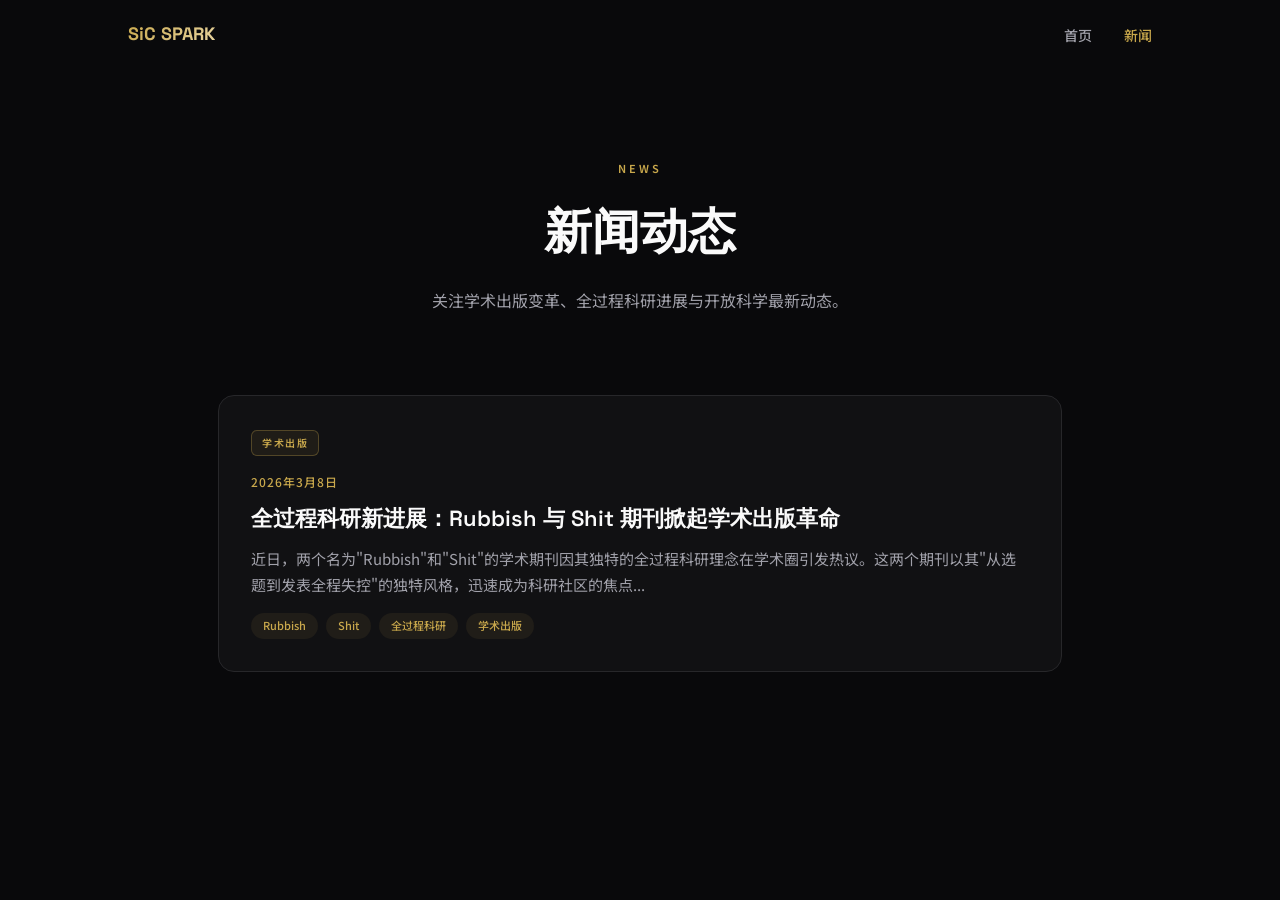
<file: news.html>
<!DOCTYPE html>
<html lang="zh-CN">
<head>
    <meta charset="UTF-8">
    <meta name="viewport" content="width=device-width, initial-scale=1.0">
    <title>新闻动态 — SiC Spark Foundation</title>
    <link href="https://fonts.googleapis.com/css2?family=Space+Grotesk:wght@400;500;600;700&family=Noto+Sans+SC:wght@400;500;600;700&display=swap" rel="stylesheet">
    <style>
        :root {
            --bg: #09090b;
            --bg-card: #111113;
            --border: #27272a;
            --text: #fafafa;
            --text-secondary: #a1a1aa;
            --accent: #c9a84c;
            --accent-soft: rgba(201, 168, 76, 0.08);
            --border-accent: rgba(201, 168, 76, 0.3);
        }
        * { margin: 0; padding: 0; box-sizing: border-box; }
        body {
            background: var(--bg);
            color: var(--text);
            font-family: 'Noto Sans SC', 'Space Grotesk', sans-serif;
            line-height: 1.6;
            min-height: 100vh;
        }
        .nav {
            position: fixed;
            top: 0;
            left: 0;
            right: 0;
            z-index: 100;
            padding: 20px 0;
            transition: all 0.3s;
        }
        .nav.scrolled {
            background: rgba(9, 9, 11, 0.9);
            backdrop-filter: blur(12px);
            border-bottom: 1px solid var(--border);
        }
        .nav-inner {
            max-width: 1080px;
            margin: 0 auto;
            padding: 0 28px;
            display: flex;
            justify-content: space-between;
            align-items: center;
        }
        .nav-logo {
            font-family: 'Space Grotesk', sans-serif;
            font-size: 18px;
            font-weight: 700;
            color: var(--text);
            text-decoration: none;
            display: flex;
            align-items: center;
            gap: 10px;
        }
        .nav-logo span {
            background: linear-gradient(135deg, var(--accent), #e8d5a3);
            -webkit-background-clip: text;
            -webkit-text-fill-color: transparent;
        }
        .nav-links {
            display: flex;
            gap: 32px;
            list-style: none;
        }
        .nav-links a {
            color: var(--text-secondary);
            text-decoration: none;
            font-size: 14px;
            font-weight: 500;
            transition: color 0.3s;
        }
        .nav-links a:hover, .nav-links a.active {
            color: var(--accent);
        }
        .page-header {
            padding: 160px 0 80px;
            text-align: center;
        }
        .t-label {
            font-size: 11px;
            font-weight: 600;
            letter-spacing: 3px;
            text-transform: uppercase;
            color: var(--accent);
            margin-bottom: 16px;
        }
        .t-page-title {
            font-family: 'Space Grotesk', sans-serif;
            font-size: clamp(32px, 5vw, 48px);
            font-weight: 600;
            margin-bottom: 16px;
        }
        .t-body {
            font-size: 16px;
            color: var(--text-secondary);
            max-width: 560px;
            margin: 0 auto;
            line-height: 1.8;
        }
        .news-container {
            max-width: 900px;
            margin: 0 auto;
            padding: 0 28px 120px;
        }
        .news-list {
            display: flex;
            flex-direction: column;
            gap: 32px;
        }
        .news-card {
            background: var(--bg-card);
            border: 1px solid var(--border);
            border-radius: 16px;
            padding: 32px;
            transition: all 0.35s cubic-bezier(0.4, 0, 0.2, 1);
            cursor: pointer;
            text-decoration: none;
            display: block;
        }
        .news-card:hover {
            border-color: var(--border-accent);
            transform: translateY(-2px);
        }
        .news-category {
            display: inline-block;
            padding: 4px 10px;
            background: var(--accent-soft);
            border: 1px solid var(--border-accent);
            border-radius: 6px;
            font-size: 10px;
            font-weight: 600;
            letter-spacing: 1.5px;
            text-transform: uppercase;
            color: var(--accent);
            margin-bottom: 16px;
        }
        .news-date {
            font-size: 12px;
            color: var(--accent);
            font-weight: 500;
            letter-spacing: 1px;
            margin-bottom: 12px;
        }
        .news-title {
            font-family: 'Space Grotesk', sans-serif;
            font-size: 22px;
            font-weight: 600;
            color: var(--text);
            margin-bottom: 12px;
            line-height: 1.4;
        }
        .news-excerpt {
            font-size: 15px;
            color: var(--text-secondary);
            line-height: 1.7;
            margin-bottom: 16px;
        }
        .news-tags {
            display: flex;
            flex-wrap: wrap;
            gap: 8px;
        }
        .news-tag {
            padding: 4px 12px;
            background: var(--accent-soft);
            border-radius: 100px;
            font-size: 11px;
            color: var(--accent);
            font-weight: 500;
        }
        .news-detail {
            display: none;
            max-width: 760px;
            margin: 0 auto;
            padding: 120px 28px 120px;
        }
        .news-detail.active {
            display: block;
        }
        .back-link {
            display: inline-flex;
            align-items: center;
            gap: 8px;
            color: var(--accent);
            text-decoration: none;
            font-size: 14px;
            font-weight: 500;
            margin-bottom: 32px;
        }
        .news-detail .news-date {
            font-size: 14px;
            margin-bottom: 24px;
        }
        .news-detail .news-title {
            font-size: clamp(26px, 4vw, 36px);
            margin-bottom: 32px;
        }
        .news-body {
            font-size: 16px;
            line-height: 2;
            color: var(--text-secondary);
        }
        .news-body p {
            margin-bottom: 24px;
        }
        .news-body strong {
            color: var(--text);
            font-weight: 600;
        }
        .highlight-box {
            background: var(--accent-soft);
            border: 1px solid var(--border-accent);
            border-radius: 12px;
            padding: 24px;
            margin: 32px 0;
        }
        .journal-name {
            font-family: 'Space Grotesk', sans-serif;
            font-size: 24px;
            font-weight: 700;
            color: var(--accent);
            margin-bottom: 8px;
        }
        .journal-desc {
            font-size: 14px;
            color: var(--text-secondary);
            line-height: 1.7;
        }
        @media (max-width: 768px) {
            .news-card { padding: 24px; }
            .news-title { font-size: 18px; }
            .nav-links { gap: 20px; }
        }
    </style>
</head>
<body>
    <nav class="nav" id="nav">
        <div class="nav-inner">
            <a href="index.html" class="nav-logo">
                <span>SiC SPARK</span>
            </a>
            <ul class="nav-links">
                <li><a href="index.html">首页</a></li>
                <li><a href="news.html" class="active">新闻</a></li>
            </ul>
        </div>
    </nav>

    <header class="page-header">
        <p class="t-label">News</p>
        <h1 class="t-page-title">新闻动态</h1>
        <p class="t-body">关注学术出版变革、全过程科研进展与开放科学最新动态。</p>
    </header>

    <section class="news-container" id="newsList">
        <div class="news-list">
            <div class="news-card" onclick="showNewsDetail()">
                <span class="news-category">学术出版</span>
                <p class="news-date">2026年3月8日</p>
                <h2 class="news-title">全过程科研新进展：Rubbish 与 Shit 期刊掀起学术出版革命</h2>
                <p class="news-excerpt">近日，两个名为"Rubbish"和"Shit"的学术期刊因其独特的全过程科研理念在学术圈引发热议。这两个期刊以其"从选题到发表全程失控"的独特风格，迅速成为科研社区的焦点...</p>
                <div class="news-tags">
                    <span class="news-tag">Rubbish</span>
                    <span class="news-tag">Shit</span>
                    <span class="news-tag">全过程科研</span>
                    <span class="news-tag">学术出版</span>
                </div>
            </div>
        </div>
    </section>

    <article class="news-detail" id="newsDetail">
        <a href="javascript:showNewsList()" class="back-link">← 返回新闻列表</a>
        <span class="news-category">学术出版</span>
        <p class="news-date">2026年3月8日</p>
        <h1 class="news-title">全过程科研新进展：Rubbish 与 Shit 期刊掀起学术出版革命</h1>

        <div class="news-body">
            <p>近日，两个名为"<strong>Rubbish</strong>"和"<strong>Shit</strong>"的学术期刊因其独特的全过程科研理念在学术圈引发热议。这两个期刊以其"从选题到发表全程失控"的独特风格，迅速成为科研社区的焦点。</p>

            <div class="highlight-box">
                <div class="journal-name">Rubbish Journal</div>
                <div class="journal-desc">致力于发表任何形式的"垃圾"研究，无论质量只要够"垃圾"就能发表。口号："让每一篇废稿都有归宿"。</div>
            </div>

            <div class="highlight-box">
                <div class="journal-name">Shit Publications</div>
                <div class="journal-desc">只要你敢投，我就敢发。审稿流程从简从速，发表门槛史无前例。口号："拒绝就是最大的认可"。</div>
            </div>

            <p>这两个期刊的诞生源于对传统学术出版体系的反思。传统期刊往往有着严格的同行评审流程和极高的拒稿率，许多有价值的研究因为各种原因被埋没。而Rubbish和Shit期刊则反其道而行之，提出了一种全新的"<strong>全过程科研</strong>"理念——从选题到发表，每一个环节都可能产生"意外惊喜"。</p>

            <p><strong>全过程科研理念</strong>强调：</p>
            <p>• <strong>选题自由化</strong>：不限制研究主题，任何想法都值得被"尝试"</p>
            <p>• <strong>方法模糊化</strong>：不必纠结于严谨的方法论，"感觉对"最重要</p>
            <p>• <strong>结果不可预测化</strong>：发表本身就是一种"成果"，无论内容如何</p>
            <p>• <strong>同行评审玩笑化</strong>：审稿意见仅供参考，拒绝也是一种认可</p>

            <p>SiC Spark Foundation 高度关注这一新兴趋势。我们认为，学术出版正在经历一场深刻的变革。无论是传统的严谨学术，还是这种"全过程科研"的开放尝试，都为人类知识的传播提供了新的可能性。</p>

            <p>正如一位匿名科研工作者所言："在这个一切都追求效率的时代，有时候'Rubbish'和'Shit'反而提醒我们，科研本身也可以是一种轻松愉快的体验。"</p>

            <p>未来，SiC Spark Foundation 将持续关注学术出版领域的创新实践，推动构建更加开放、多元的科研生态。</p>
        </div>
    </article>

    <script>
        const nav = document.getElementById('nav');
        window.addEventListener('scroll', () => {
            if (window.scrollY > 40) nav.classList.add('scrolled');
            else nav.classList.remove('scrolled');
        });
        if (window.scrollY > 40) nav.classList.add('scrolled');

        function showNewsDetail() {
            document.getElementById('newsList').style.display = 'none';
            document.querySelector('.page-header').style.display = 'none';
            document.getElementById('newsDetail').classList.add('active');
            window.scrollTo(0, 0);
        }

        function showNewsList() {
            document.getElementById('newsDetail').classList.remove('active');
            document.getElementById('newsList').style.display = 'block';
            document.querySelector('.page-header').style.display = 'block';
            window.scrollTo(0, 0);
        }
    </script>
</body>
</html>
</file>
